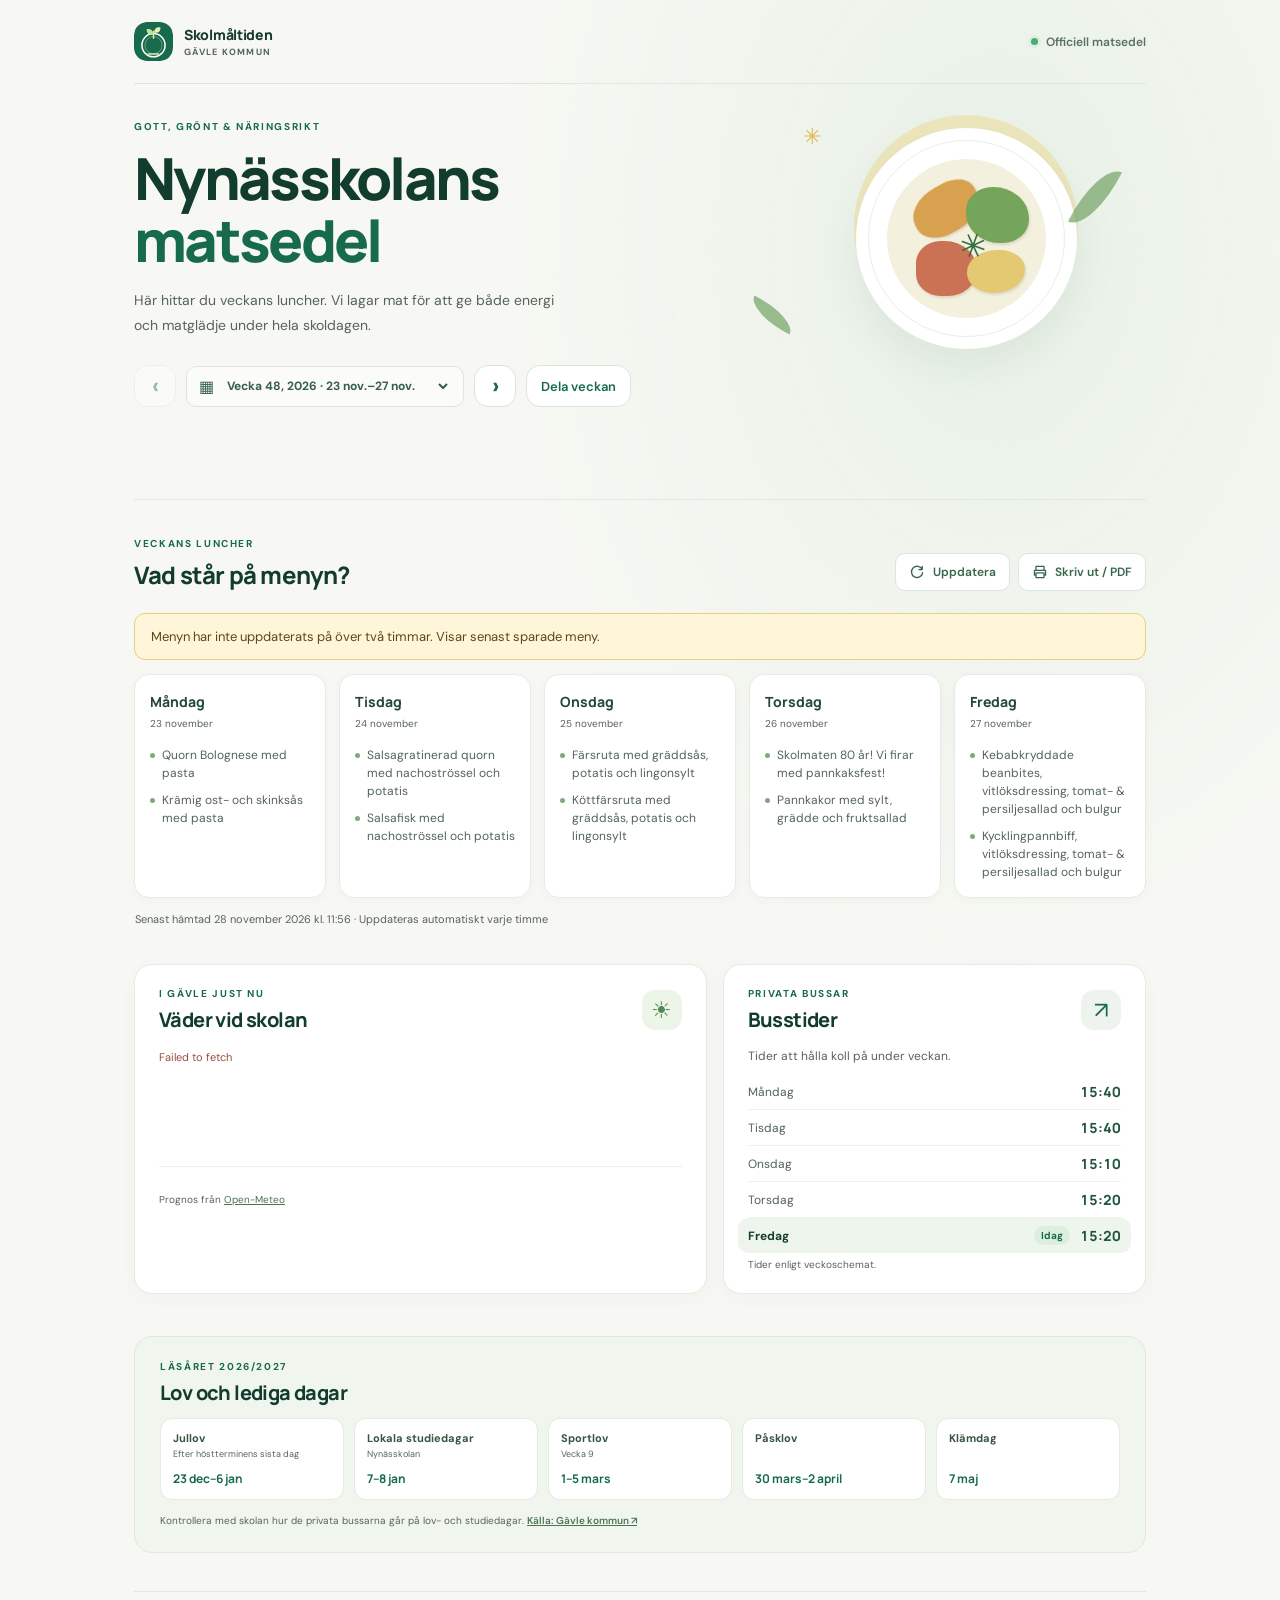
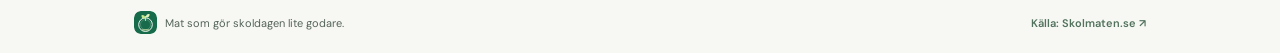
<file: index.html>
<!doctype html>
<html lang="sv">
<head>
  <meta charset="utf-8">
  <meta name="viewport" content="width=device-width, initial-scale=1">
  <meta name="theme-color" content="#176b4a">
  <link rel="icon" href="assets/nynas-logo.svg" type="image/svg+xml">
  <meta name="description" content="Matsedel, framtida veckor, väder och busstider för Nynässkolan i Gävle.">
  <meta property="og:locale" content="sv_SE">
  <meta property="og:type" content="website">
  <meta property="og:site_name" content="Nynässkolans matsedel">
  <meta property="og:title" content="Nynässkolans matsedel i Gävle">
  <meta property="og:description" content="Se veckans luncher och publicerade framtida veckor för Nynässkolan.">
  <meta property="og:url" content="https://kallekalsong.github.io/Nynasskolan-Matsedel/">
  <meta name="twitter:card" content="summary">
  <title>Matsedel · Nynässkolan</title>
  <link rel="preconnect" href="https://fonts.googleapis.com">
  <link rel="preconnect" href="https://fonts.gstatic.com" crossorigin>
  <link href="https://fonts.googleapis.com/css2?family=DM+Sans:wght@400;500;600;700&family=Manrope:wght@400;500;600;700;800&display=swap" rel="stylesheet">
  <link rel="stylesheet" href="styles.css?v=2026-11-27-stale-warning">
  <script src="app.js?v=2026-11-27-stale-warning" defer></script>
</head>
<body>
  <a class="skip-link" href="#menu-heading">Hoppa till veckans matsedel</a>
  <main class="shell">
    <header class="topbar">
      <a class="brand" href="./" aria-label="Nynässkolans matsedel, startsida">
        <span class="brand-mark" aria-hidden="true"><img src="assets/nynas-logo.svg" alt=""></span>
        <span class="brand-copy"><strong>Skolmåltiden</strong><small>GÄVLE KOMMUN</small></span>
      </a>
      <span class="live"><span></span> Officiell matsedel</span>
    </header>

    <section class="hero" aria-labelledby="page-title">
      <div class="hero-copy">
        <p class="eyebrow">GOTT, GRÖNT &amp; NÄRINGSRIKT</p>
        <h1 id="page-title">Nynässkolans<br><span>matsedel</span></h1>
        <p class="intro">Här hittar du veckans luncher. Vi lagar mat för att ge både energi och matglädje under hela skoldagen.</p>
        <div class="week-picker" aria-label="Välj matsedelsvecka"><button id="previous-week" class="week-arrow" type="button" aria-label="Visa föregående publicerade vecka" disabled>‹</button><div class="week-label"><span class="calendar-icon" aria-hidden="true">▦</span><select id="week-select" class="week-select" aria-label="Välj en publicerad matsedelsvecka" aria-live="polite" disabled><option value="">Hämtar veckans meny…</option></select></div><button id="next-week" class="week-arrow" type="button" aria-label="Visa nästa publicerade vecka" disabled>›</button><button id="current-week-button" class="current-week-button" type="button" hidden>Den här veckan</button><button id="week-share-button" class="week-share-button" type="button" aria-label="Kopiera länk till den här veckan">Dela veckan</button></div><p id="week-notice" class="week-notice" aria-live="polite"></p><p id="week-share-status" class="week-share-status" role="status" aria-live="polite"></p>
      </div>
      <div class="hero-art" aria-hidden="true">
        <div class="sun"></div><div class="plate"><div class="plate-inner"><span class="food food-one"></span><span class="food food-two"></span><span class="food food-three"></span><span class="food food-four"></span><span class="herb">✳</span></div></div>
        <div class="leaf leaf-one"></div><div class="leaf leaf-two"></div><div class="sparkle">✳</div>
      </div>
    </section>

    <section class="menu-section" aria-labelledby="menu-heading">
      <div class="section-heading"><div><p class="eyebrow">VECKANS LUNCHER</p><h2 id="menu-heading" tabindex="-1">Vad står på menyn?</h2></div><button id="refresh-button" class="refresh" type="button" aria-label="Uppdatera matsedel och väder"><svg viewBox="0 0 20 20" aria-hidden="true"><path d="M16.5 7A7 7 0 1 0 17 11M16.5 3v4h-4"/></svg><span>Uppdatera</span></button><button id="print-button" class="print-button" type="button" aria-label="Skriv ut matsedeln eller spara som PDF"><svg viewBox="0 0 20 20" aria-hidden="true"><path d="M5 7V3h10v4M5 14H3V8h14v6h-2M5 11h10v6H5z"/></svg><span>Skriv ut / PDF</span></button></div>
      <div id="status" class="status" role="status" aria-live="polite"><span class="spinner"></span> Hämtar senaste matsedeln…</div>
      <div id="menu-grid" class="menu-grid" aria-live="polite"></div>
      <p id="last-updated" class="last-updated"></p>
    </section>

    <section class="extras-section" aria-label="Väder och busstider">
      <div class="extras-grid">
        <section class="info-panel weather-panel" aria-labelledby="weather-heading">
          <div class="panel-heading"><div><p class="eyebrow">I GÄVLE JUST NU</p><h2 id="weather-heading">Väder vid skolan</h2></div><span class="weather-mark" aria-hidden="true">☀</span></div>
          <p id="weather-status" class="weather-status" role="status" aria-live="polite"><span class="spinner"></span> Hämtar vädret…</p>
          <div id="weather-current" class="weather-current"></div>
          <div id="weather-forecast" class="weather-forecast"></div>
          <p class="weather-credit">Prognos från <a href="https://open-meteo.com/" target="_blank" rel="noopener">Open-Meteo</a></p>
        </section>
        <section class="info-panel bus-panel" aria-labelledby="bus-heading">
          <div class="panel-heading"><div><p class="eyebrow">PRIVATA BUSSAR</p><h2 id="bus-heading">Busstider</h2></div><span class="bus-mark" aria-hidden="true">↗</span></div>
          <p class="bus-intro">Tider att hålla koll på under veckan.</p>
          <ul class="bus-list">
            <li><span>Måndag</span><time>15:40</time></li>
            <li><span>Tisdag</span><time>15:40</time></li>
            <li><span>Onsdag</span><time>15:10</time></li>
            <li><span>Torsdag</span><time>15:20</time></li>
            <li><span>Fredag</span><time>15:20</time></li>
          </ul>
          <p class="bus-note">Tider enligt veckoschemat.</p>
        </section>
      </div>
    </section>

    <section class="calendar-section" aria-labelledby="calendar-heading">
      <div class="calendar-panel">
        <div class="section-heading calendar-heading"><div><p class="eyebrow">LÄSÅRET 2026/2027</p><h2 id="calendar-heading">Lov och lediga dagar</h2></div></div>
        <ul class="holiday-list">
          <li><span><strong>Jullov</strong><small>Efter höstterminens sista dag</small></span><time datetime="2026-12-23">23 dec–6 jan</time></li>
          <li><span><strong>Lokala studiedagar</strong><small>Nynässkolan</small></span><time datetime="2027-01-07">7–8 jan</time></li>
          <li><span><strong>Sportlov</strong><small>Vecka 9</small></span><time datetime="2027-03-01">1–5 mars</time></li>
          <li><span><strong>Påsklov</strong></span><time datetime="2027-03-30">30 mars–2 april</time></li>
          <li><span><strong>Klämdag</strong></span><time datetime="2027-05-07">7 maj</time></li>
        </ul>
        <p class="calendar-note">Kontrollera med skolan hur de privata bussarna går på lov- och studiedagar. <a href="https://www.gavle.se/utbildning-och-barnomsorg/grundskola-och-anpassad-grundskola/lov-ledigheter-och-franvaro-inom-grundskola-och-anpassad-grundskola/lasarsdata/" target="_blank" rel="noopener">Källa: Gävle kommun ↗</a></p>
      </div>
    </section>

    <footer><img class="footer-logo" src="assets/nynas-logo.svg" alt=""><span>Mat som gör skoldagen lite godare.</span><a href="https://skolmaten.se/api/4/rss/week/nynasskolan?locale=sv" target="_blank" rel="noopener">Källa: Skolmaten.se ↗</a></footer>
  </main>
</body>
</html>
</file>
<file: styles.css>
:root{font-family:"DM Sans",sans-serif;color:#173b2e;background:#f7f8f3;font-synthesis:none;text-rendering:optimizeLegibility;--green:#176b4a;--deep:#123d2e;--muted:#56645a;--line:#e6eae3}*{box-sizing:border-box}body{margin:0;min-width:320px;background:radial-gradient(ellipse at 78% 15%,#e8f1e7 0,transparent 36%),#f7f8f3}.shell{max-width:1120px;margin:auto;padding:0 54px}.topbar{height:84px;display:flex;align-items:center;justify-content:space-between;border-bottom:1px solid #dfe7dc}.brand{display:flex;align-items:center;gap:11px;color:inherit;text-decoration:none}.brand-mark{display:grid;place-items:center;width:39px;height:39px;background:#e2eee3;border-radius:13px}.brand-mark svg{width:23px;stroke:var(--green);stroke-width:2;fill:none;stroke-linecap:round;stroke-linejoin:round}.brand-copy{display:flex;flex-direction:column;gap:2px}.brand-copy strong{font:800 14px Manrope,sans-serif;letter-spacing:-.3px}.brand-copy small{font-size:9px;letter-spacing:1.25px;color:#56645a;font-weight:700}.live{display:flex;align-items:center;gap:8px;color:#597065;font-size:12px;font-weight:600}.live span{width:7px;height:7px;background:#51a774;border-radius:50%;box-shadow:0 0 0 3px #dcefe1}.hero{min-height:325px;display:flex;position:relative;align-items:center;overflow:hidden;border-bottom:1px solid #e0e8df}.hero-copy{position:relative;z-index:2;padding:36px 0 43px;max-width:510px}.eyebrow{margin:0 0 14px;color:var(--green);font-size:10px;font-weight:700;letter-spacing:1.65px}.hero h1{font:800 clamp(38px,5.2vw,58px)/1.07 Manrope,sans-serif;letter-spacing:-2.7px;margin:0;color:var(--deep)}.hero h1 span{color:var(--green)}.intro{max-width:440px;font-size:14px;line-height:1.75;color:#56645a;margin:17px 0 19px}.week-label{display:inline-flex;align-items:center;gap:9px;border:1px solid #dce6dc;border-radius:10px;background:#fff9;padding:9px 12px;color:#365e49;font-size:12px;font-weight:700}.calendar-icon{font-size:16px}.hero-art{position:absolute;width:410px;height:310px;right:11px;top:1px}.sun{position:absolute;width:224px;height:224px;background:#f0d887;border-radius:50%;top:30px;right:57px;opacity:.45}.plate{position:absolute;width:221px;height:221px;border-radius:50%;background:#fff;box-shadow:0 16px 45px #274b3014;right:58px;top:43px;display:grid;place-items:center}.plate:before{content:"";position:absolute;inset:12px;border:1px solid #e9eee7;border-radius:50%}.plate-inner{position:relative;width:159px;height:159px;border-radius:50%;background:#f4f0de;overflow:hidden}.food{position:absolute;display:block;border-radius:50%;filter:drop-shadow(1px 2px 1px #3d392222)}.food-one{width:70px;height:48px;background:#d8a14f;left:24px;top:26px;transform:rotate(-29deg);border-radius:50% 38% 48% 42%}.food-two{width:63px;height:56px;background:#75a55b;right:17px;top:28px;border-radius:42% 56% 42% 53%}.food-three{width:61px;height:55px;background:#cc7254;left:29px;bottom:22px;border-radius:42% 55% 50% 42%}.food-four{width:58px;height:43px;background:#e4c872;right:21px;bottom:25px;border-radius:52% 44% 55% 46%}.herb{position:absolute;left:72px;top:65px;font-size:33px;color:#336e45;transform:rotate(20deg)}.leaf{position:absolute;background:#78a66a;width:26px;height:68px;border-radius:100% 0 100% 0;opacity:.72;transform:rotate(27deg)}.leaf-one{right:27px;top:78px}.leaf-two{right:350px;top:196px;transform:rotate(-63deg) scale(.72)}.sparkle{position:absolute;right:314px;top:37px;color:#e0b94f;font-size:22px}.menu-section{padding:37px 0 32px}.section-heading{display:flex;align-items:end;justify-content:space-between;margin-bottom:22px}.section-heading .eyebrow{margin-bottom:8px}.section-heading h2{margin:0;font:750 24px Manrope,sans-serif;letter-spacing:-.8px;color:var(--deep)}.refresh{display:inline-flex;align-items:center;gap:8px;background:#fff;border:1px solid #dce5dd;border-radius:10px;padding:10px 13px;color:#37644b;font:600 12px "DM Sans",sans-serif;cursor:pointer;transition:all .18s}.refresh:hover{border-color:#89ad94;background:#f2f7f1}.refresh:disabled{opacity:.55;cursor:wait}.refresh svg{width:16px;height:16px;fill:none;stroke:currentColor;stroke-width:1.7;stroke-linecap:round;stroke-linejoin:round}.menu-grid{display:grid;grid-template-columns:repeat(5,minmax(0,1fr));gap:13px}.day-card{min-height:182px;background:#fff;border:1px solid #e7ebe5;border-radius:15px;padding:17px 15px 16px;box-shadow:0 3px 12px #193a2107;display:flex;flex-direction:column;transition:transform .2s,box-shadow .2s}.day-card:hover{transform:translateY(-3px);box-shadow:0 9px 22px #193a2110}.day-card.today{border-color:#a9cbb1;box-shadow:0 0 0 2px #e5f1e5}.day-top{display:flex;align-items:center;justify-content:space-between;margin-bottom:14px}.day-name{font:750 14px Manrope,sans-serif;color:#254837}.today-badge{font-size:9px;color:#fff;background:#39835c;padding:4px 7px;border-radius:99px;font-weight:700}.day-date{font-size:10px;color:#56645a;margin-top:3px}.meal-list{list-style:none;padding:0;margin:0;display:flex;flex-direction:column;gap:9px}.meal-list li{font-size:12px;line-height:1.5;color:#53645a;padding-left:12px;position:relative}.meal-list li:before{content:"";position:absolute;left:0;top:.55em;width:5px;height:5px;border-radius:50%;background:#80aa7c}.day-empty{font-size:12px;line-height:1.6;color:#56645a;margin:0}.status{margin:0 0 14px;padding:14px 16px;border-radius:11px;background:#edf4ed;color:#466850;font-size:13px;display:flex;align-items:center;gap:10px}.status:empty{display:none}.status.error{background:#fff0ec;color:#9d402d;border:1px solid #f3d2ca}.status.success{display:none}.spinner{width:15px;height:15px;border:2px solid #c8ddca;border-top-color:#39835c;border-radius:50%;animation:spin .8s linear infinite}@keyframes spin{to{transform:rotate(360deg)}}.last-updated{font-size:11px;color:#56645a;margin:14px 1px 0;min-height:15px}footer{min-height:62px;border-top:1px solid #e0e8df;display:flex;align-items:center;gap:8px;color:#56645a;font-size:11px}footer a{margin-left:auto;color:#53725d;text-decoration:none;font-weight:600}footer a:hover{text-decoration:underline}.footer-mark{color:#79a77d;font-size:16px}@media(max-width:900px){.shell{padding:0 32px}.hero-art{right:-67px;opacity:.75}.hero-copy{max-width:470px}.menu-grid{grid-template-columns:repeat(3,minmax(0,1fr))}}@media(max-width:620px){.shell{padding:0 19px}.topbar{height:70px}.live{font-size:10px}.hero{min-height:300px}.hero-copy{padding:31px 0 34px;max-width:100%}.hero h1{font-size:43px}.intro{max-width:365px;font-size:13px;padding-right:28px}.hero-art{width:250px;height:190px;right:-108px;top:42px;opacity:.22}.plate{width:172px;height:172px;right:40px;top:8px}.plate-inner{transform:scale(.77)}.sun{width:175px;height:175px;right:39px;top:2px}.menu-section{padding-top:30px}.section-heading h2{font-size:20px}.refresh{padding:9px 10px}.refresh span{display:none}.menu-grid{grid-template-columns:repeat(2,minmax(0,1fr));gap:10px}.day-card{min-height:174px;padding:15px 13px}.day-name{font-size:13px}.meal-list li{font-size:11px}footer{flex-wrap:wrap;padding:13px 0;line-height:1.5}footer a{margin-left:auto}}@media(max-width:370px){.hero h1{font-size:37px}.menu-grid{gap:8px}.day-card{padding:13px 11px}}

.extras-section{padding:5px 0 42px}.extras-grid{display:grid;grid-template-columns:1.15fr .85fr;gap:16px}.info-panel{background:#fff;border:1px solid #e5ebe3;border-radius:18px;padding:22px 24px;box-shadow:0 5px 20px #193a2108}.panel-heading{display:flex;align-items:center;justify-content:space-between}.panel-heading .eyebrow{margin:0 0 6px}.panel-heading h2{font:750 20px Manrope,sans-serif;letter-spacing:-.6px;color:var(--deep);margin:0}.weather-mark,.bus-mark{display:grid;place-items:center;width:40px;height:40px;border-radius:13px;background:#edf5e9;color:#518a55;font-size:23px}.bus-mark{background:#eef3ee;color:var(--green)}.weather-status{font-size:11px;color:#56645a;margin:17px 0 9px;min-height:16px}.weather-error{color:#9a4d3f}.weather-current{display:flex;align-items:center;gap:15px;min-height:83px}.current-weather-icon{font-size:44px}.current-weather-detail{display:flex;align-items:baseline;gap:8px;flex-wrap:wrap}.current-weather-detail strong{font:800 32px Manrope,sans-serif;color:var(--deep);letter-spacing:-1.5px}.current-weather-detail span{font-size:13px;font-weight:700;color:#375a46}.current-weather-detail small{flex-basis:100%;font-size:11px;color:#56645a}.weather-forecast{display:grid;grid-template-columns:repeat(5,minmax(0,1fr));gap:6px;border-top:1px solid #edf0eb;padding-top:14px;margin-top:8px}.forecast-day{display:flex;flex-direction:column;align-items:center;gap:6px;color:#647269;font-size:10px}.forecast-day>span:first-child{text-transform:capitalize}.forecast-icon{font-size:19px}.forecast-temps{font-size:9px;color:#415d4b;font-weight:700;white-space:nowrap}.weather-credit,.bus-note{margin:12px 0 0;color:#56645a;font-size:10px}.weather-credit a{color:#4c7155}.bus-intro{font-size:12px;color:#56645a;margin:15px 0 10px}.bus-list{list-style:none;padding:0;margin:0}.bus-list li{display:flex;justify-content:space-between;align-items:center;padding:8px 0;border-bottom:1px solid #edf0eb;font-size:12px;color:#526258}.bus-list li:last-child{border-bottom:0}.bus-list time{font:750 14px Manrope,sans-serif;color:#24563d;font-variant-numeric:tabular-nums}.bus-note{margin-top:5px}
@media(max-width:700px){.extras-grid{grid-template-columns:1fr}.extras-section{padding-bottom:30px}.info-panel{padding:20px}.bus-list li{padding:10px 0}}

/* Extra actions and school calendar */
.print-button{display:inline-flex;align-items:center;gap:7px;background:#fff;border:1px solid #dce5dd;border-radius:10px;padding:10px 13px;color:#37644b;font:600 12px "DM Sans",sans-serif;cursor:pointer;transition:all .18s}.print-button:hover{border-color:#89ad94;background:#f2f7f1}.print-button svg{width:16px;height:16px;fill:none;stroke:currentColor;stroke-width:1.6;stroke-linecap:round;stroke-linejoin:round}.today-badge{font-size:8px;letter-spacing:.25px;padding:5px 7px;white-space:nowrap;background:#176b4a}.today.day-card{border:2px solid #75aa80;background:linear-gradient(180deg,#f5faf3,#fff 52%);box-shadow:0 0 0 3px #e2efe1,0 7px 18px #193a210c}.forecast-rain{font-size:9px;color:#56645a;white-space:nowrap}.calendar-section{padding:0 0 38px}.calendar-panel{background:#f0f5ed;border:1px solid #e0e9dd;border-radius:18px;padding:23px 25px}.calendar-heading{margin-bottom:12px}.calendar-heading .eyebrow{margin-bottom:6px}.calendar-heading h2{font:750 20px Manrope,sans-serif;color:var(--deep);margin:0;letter-spacing:-.6px}.holiday-list{list-style:none;padding:0;margin:0;display:grid;grid-template-columns:repeat(5,minmax(0,1fr));gap:10px}.holiday-list li{min-height:78px;padding:12px;background:#fff;border:1px solid #e3eae1;border-radius:12px;display:flex;flex-direction:column;justify-content:space-between;gap:10px}.holiday-list li span{display:flex;flex-direction:column;gap:3px}.holiday-list strong{font-size:11px;color:#375541}.holiday-list small{font-size:9px;color:#56645a}.holiday-list time{font:700 12px Manrope,sans-serif;color:#176b4a;white-space:nowrap}.calendar-note{margin:13px 0 0;font-size:10px;line-height:1.6;color:#56645a}.calendar-note a{color:#4d7457;font-weight:600}.section-heading{gap:8px}.section-heading>div:first-child{margin-right:auto}
@media(max-width:900px){.holiday-list{grid-template-columns:repeat(3,minmax(0,1fr))}}
@media(max-width:620px){.print-button{padding:9px 10px}.print-button span{display:none}.today-badge{font-size:7px;padding:4px 5px}.holiday-list{grid-template-columns:repeat(2,minmax(0,1fr))}.calendar-panel{padding:19px}.calendar-section{padding-bottom:28px}}
@media print{body,body *{color:#111!important;background:#fff!important;box-shadow:none!important;text-shadow:none!important}.shell{max-width:none;padding:0 12px}.topbar{height:auto;padding:10px 0}.hero{min-height:0}.hero-copy{padding:14px 0}.hero-art,.refresh,.print-button,.weather-mark,.bus-mark,.weather-status,.weather-credit,.footer-mark,footer a{display:none!important}.menu-section{padding:12px 0}.menu-grid{grid-template-columns:repeat(5,minmax(0,1fr));gap:7px}.day-card{min-height:0;padding:10px;border:1px solid #bbb;break-inside:avoid}.today.day-card{border:2px solid #333}.extras-section{padding:8px 0}.extras-grid{grid-template-columns:1.15fr .85fr;gap:8px}.info-panel,.calendar-panel{padding:12px;border:1px solid #bbb;break-inside:avoid}.calendar-section{padding:6px 0}.holiday-list{grid-template-columns:repeat(5,minmax(0,1fr));gap:5px}.holiday-list li{min-height:0;padding:7px}.meal-list li,.bus-list li{font-size:10px}footer{padding:8px 0;font-size:10px}a{text-decoration:none!important}}

.brand-mark{overflow:hidden}.brand-mark img{display:block;width:39px;height:39px;border-radius:13px}.footer-logo{width:23px;height:23px;border-radius:7px;vertical-align:middle}@media print{.footer-logo{display:inline-block!important}}

@media(max-width:540px){.hero{min-height:0}.hero-copy{padding:24px 0 26px}.hero-art{display:none}.hero h1{font-size:39px;letter-spacing:-2px}.intro{max-width:100%;padding-right:0}.menu-grid{grid-template-columns:1fr;gap:9px}.day-card{min-height:0;padding:15px 16px}.day-top{margin-bottom:9px}.meal-list{gap:7px}.meal-list li{font-size:13px;line-height:1.55}.today-badge{font-size:8px}.section-heading h2{font-size:19px}.weather-forecast{gap:2px}.forecast-temps,.forecast-rain{font-size:8px}.holiday-list{grid-template-columns:repeat(2,minmax(0,1fr))}.topbar{gap:9px}.brand-copy strong{font-size:13px}.brand-copy small{font-size:8px;letter-spacing:1px}}

@media(max-width:540px){.section-heading{flex-wrap:wrap;justify-content:flex-end;align-items:center}.section-heading>div:first-child{flex:1 0 100%;margin-right:0;margin-bottom:6px}.refresh span,.print-button span{display:inline}.refresh,.print-button{padding:9px 11px;font-size:11px;gap:6px}}

@media(max-width:760px){.hero{min-height:0}.hero-copy{max-width:100%;padding:30px 0 34px}.hero-art{display:none}.menu-grid{grid-template-columns:repeat(2,minmax(0,1fr))}}
@media(max-width:540px){.menu-grid{grid-template-columns:1fr}}

:focus-visible{outline:3px solid #c99529;outline-offset:3px;border-radius:7px}
@media(prefers-reduced-motion:reduce){*,*::before,*::after{scroll-behavior:auto!important;animation:none!important;transition:none!important}.spinner{animation:none!important}}

@media(prefers-color-scheme:dark){
:root{color:#e1ece4;background:#101811;--green:#83c494;--deep:#e2efe5;--muted:#a9b9ad;--line:#35463a}
body{color:#e1ece4;background:radial-gradient(ellipse at 78% 15%,#1c3021 0,transparent 36%),#101811}
.topbar,.hero{border-color:#304035}
.brand-mark{background:#263b2b}
.brand-copy small,.live{color:#adbbb1}
.live span{background:#79c88d;box-shadow:0 0 0 3px #284631}
.hero h1{color:#e2efe5}.hero h1 span{color:#83c494}.intro{color:#b0beb4}
.week-label{background:#1c2a20;border-color:#394d3d;color:#c1d8c6}
.section-heading h2,.calendar-heading h2{color:#dfebe2}
.refresh,.print-button{background:#1a261e;border-color:#3a4b3d;color:#c1d9c6}
.refresh:hover,.print-button:hover{background:#24362a;border-color:#5b8063}
.day-card{background:#1a251e;border-color:#354438}.day-name{color:#d8e6db}.day-date{color:#a0afa5}
.meal-list li{color:#d0ddd3}.day-empty{color:#aab7ad}
.day-card.today{background:linear-gradient(180deg,#203526,#1a251e 55%);border-color:#75aa80;box-shadow:0 0 0 3px #203527,0 7px 18px #0004}
.today-badge{background:#39835c;color:#fff}
.status{background:#1e2d22;color:#c4d9c8}.status.error{background:#3a2420;color:#ffc2ad;border-color:#694139}
.last-updated{color:#9ba99f}
.info-panel,.calendar-panel{background:#1a261e;border-color:#35463a}
.panel-heading h2{color:#dfebe2}.weather-status,.bus-intro,.calendar-note{color:#aab8ae}
.weather-mark,.bus-mark{background:#263a2a;color:#a8d4b0}
.current-weather-detail strong{color:#e1ece4}.current-weather-detail span{color:#b9d8c0}.current-weather-detail small{color:#abb9ae}
.forecast-day{color:#b5c1b8}.forecast-temps{color:#d0e1d3}.forecast-rain{color:#a9c5af}
.bus-list li{color:#c2cec5;border-color:#344438}.bus-list time{color:#a7d1af}
.holiday-list li{background:#202d24;border-color:#3a4a3d}.holiday-list strong{color:#d5e4d8}.holiday-list small{color:#a2b0a5}.holiday-list time{color:#9dd2a7}
.calendar-note a,.weather-credit a{color:#a2d0a9}
.weather-credit,.bus-note{color:#9eaca1}
footer{border-color:#334439;color:#aab8ae}footer a{color:#a3d0aa}
}


/* Veckonavigering */
.week-picker{display:flex;align-items:center;gap:10px;flex-wrap:wrap;margin-top:28px}
.week-picker .week-label{margin:0}
.week-arrow,.current-week-button,.week-share-button{min-width:42px;height:42px;border:1px solid #dce5dc;border-radius:14px;background:#fff;color:var(--green);font:700 24px/1 "DM Sans",sans-serif;cursor:pointer;transition:background .18s,border-color .18s,transform .18s}
.week-arrow:hover:not(:disabled),.current-week-button:hover,.week-share-button:hover{background:#edf5ed;border-color:#94b89a}
.week-arrow:active:not(:disabled){transform:scale(.96)}
.week-arrow:disabled{opacity:.42;cursor:not-allowed}
.current-week-button{font-size:13px;padding:0 14px}
.week-notice{min-height:20px;margin:9px 0 0 2px;color:var(--muted);font-size:12px}
.week-picker button:focus-visible{outline:3px solid #5c9b71;outline-offset:3px}
@media(max-width:540px){.week-picker{gap:7px}.week-arrow,.current-week-button{height:38px;min-width:38px;border-radius:12px}.current-week-button{padding:0 10px}.week-label{font-size:13px}}
@media(prefers-color-scheme:dark){.week-arrow,.current-week-button{background:#1a261e;border-color:#3a4b3d;color:#c1d9c6}.week-arrow:hover:not(:disabled),.current-week-button:hover{background:#24362a;border-color:#5b8063}.week-notice{color:#aab8ae}}
@media print{.week-picker,.week-notice{display:none}}

.week-share-button{height:42px;padding:0 14px;border:1px solid #dce5dc;border-radius:14px;background:#fff;color:var(--green);font:600 13px "DM Sans",sans-serif;cursor:pointer;transition:background .18s,border-color .18s}
.week-share-button:focus-visible{outline:3px solid #5c9b71;outline-offset:3px}
.week-share-status{min-height:18px;margin:2px 0 0 2px;color:var(--green);font-size:12px}
@media(max-width:540px){.week-share-button{height:38px;padding:0 10px;border-radius:12px}}
@media(prefers-color-scheme:dark){.week-share-button{background:#1a261e;border-color:#3a4b3d;color:#c1d9c6}.week-share-button:hover{background:#24362a;border-color:#5b8063}.week-share-status{color:#a9d1b0}}
@media print{.week-share-button,.week-share-status{display:none}}

.week-share-button:disabled{opacity:.5;cursor:not-allowed}

.bus-list li.bus-today{margin-inline:-10px;padding-inline:10px;background:#edf5ed;border-bottom-color:transparent;border-radius:10px;color:#173b2e;font-weight:700}
.bus-today-label{margin-left:auto;margin-right:10px;padding:3px 7px;border-radius:999px;background:#dceede;color:#176b4a;font-size:10px;font-weight:700}
@media(prefers-color-scheme:dark){.bus-list li.bus-today{background:#24382a;border-bottom-color:transparent;color:#e1ece4}.bus-today-label{background:#365a3d;color:#d0ebd4}}

@page{size:A4 portrait;margin:14mm}
@media print{
  .week-picker{display:flex!important;flex-wrap:nowrap;margin:6px 0 10px}
  .week-picker .week-label{display:flex!important;margin:0}
  .week-picker button,.week-notice,.week-share-status{display:none!important}
  .extras-section,.calendar-section{display:none!important}
  .menu-grid{grid-template-columns:repeat(2,minmax(0,1fr));gap:9px}
  .day-card{break-inside:avoid;page-break-inside:avoid}
  .section-heading{margin-bottom:10px}
}

@media(forced-colors:active){
  body,.shell{background:Canvas;color:CanvasText}
  .topbar,.day-card,.info-panel,.calendar-panel,.holiday-list li,.status,.week-arrow,.current-week-button,.week-share-button,.refresh,.print-button{background:Canvas;color:CanvasText;border:1px solid CanvasText}
  .brand,.brand-copy strong,.live,.day-name,.day-date,.meal-list li,.day-empty,.last-updated,.week-notice,.weather-status,.bus-intro,.bus-list li,.bus-note,.calendar-note,.holiday-list strong,.holiday-list small,.holiday-list time,.panel-heading h2,.section-heading h2{color:CanvasText}
  .week-arrow,.current-week-button,.week-share-button,.refresh,.print-button{background:ButtonFace;color:ButtonText;border-color:ButtonText}
  .week-arrow:disabled{opacity:1;color:GrayText;border-color:GrayText}
  .day-card.today{outline:3px solid Highlight;outline-offset:1px}
  .today-badge,.bus-today-label{background:Highlight;color:HighlightText;border:1px solid Highlight}
  .status.error{background:Mark;color:MarkText;border-color:Mark}
  a,.calendar-note a,.weather-credit a,footer a{color:LinkText;text-decoration:underline}
  .spinner{border-color:CanvasText;border-top-color:Highlight}
}

.week-select{min-width:0;max-width:min(72vw,360px);border:0;padding:0 18px 0 0;background:transparent;color:inherit;font:inherit;font-weight:700;cursor:pointer}
.week-select:focus-visible{outline:3px solid #5c9b71;outline-offset:4px}
.week-select option{background:#fff;color:#173b2e}
@media(prefers-color-scheme:dark){.week-select option{background:#1a261e;color:#dfebe2}}
@media(forced-colors:active){.week-select,.week-select option{background:Canvas;color:CanvasText}}

.skip-link{position:absolute;top:10px;left:10px;z-index:1000;transform:translateY(-160%);padding:11px 14px;border-radius:10px;background:#123d2e;color:#fff;font-weight:700;text-decoration:none;box-shadow:0 4px 14px #0003}
.skip-link:focus{transform:translateY(0);outline:3px solid #5c9b71;outline-offset:3px}
@media(forced-colors:active){.skip-link{background:Canvas;color:CanvasText;border:2px solid CanvasText}.skip-link:focus{background:Highlight;color:HighlightText;border-color:Highlight}}
@media print{.skip-link{display:none!important}}

.day-name{margin:0}

.status.warning{background:#fff6d9;color:#5e4718;border:1px solid #e8cf79}
@media(prefers-color-scheme:dark){.status.warning{background:#3b321d;color:#f4d88b;border-color:#72602e}}
@media(forced-colors:active){.status.warning{background:Canvas;color:CanvasText;border-color:CanvasText}}
</file>
